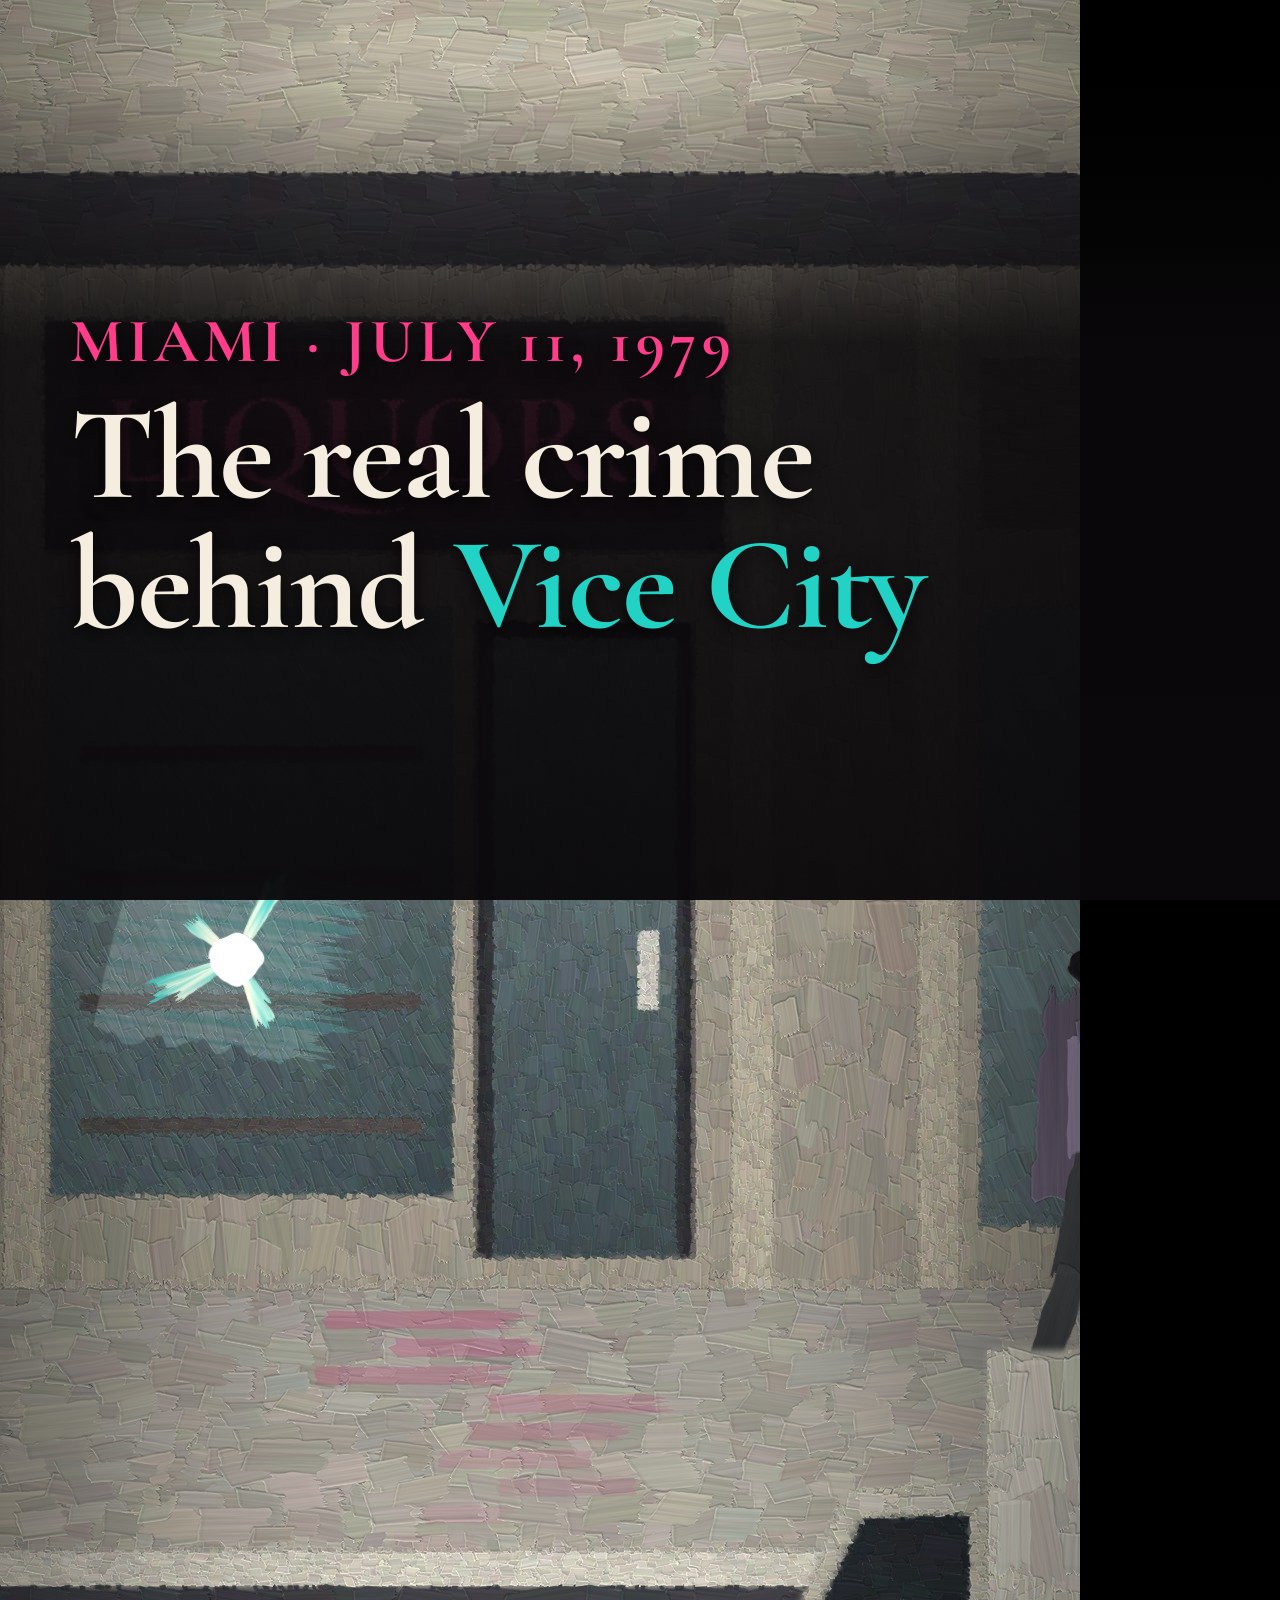
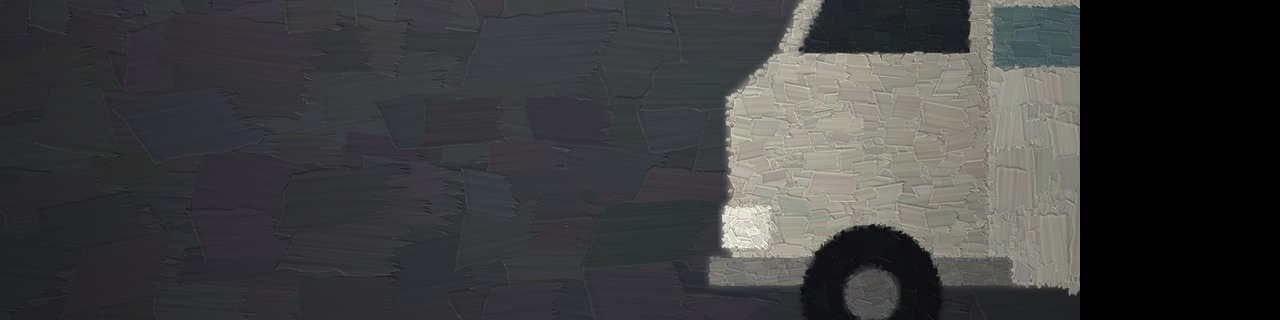
<file: films/dadeland/thumb/index.html>
<!doctype html><html><head><meta charset="utf-8"><link rel="stylesheet" href="../fonts/fonts.css">
<style>
html,body{margin:0;width:1080px;height:1920px;overflow:hidden;background:#000}
#bg{position:absolute;inset:0;width:1080px;height:1920px;object-fit:cover}
#shade{position:absolute;left:0;right:0;bottom:0;height:820px;background:linear-gradient(to bottom,rgba(10,8,10,0),rgba(10,8,10,.88) 32%,rgba(10,8,10,.96))}
#t{position:absolute;left:70px;right:70px;bottom:250px;font-family:'Cormorant Garamond',serif;color:#f4ede0;text-shadow:0 4px 18px rgba(0,0,0,.8)}
.k{font-weight:700;font-size:62px;letter-spacing:.08em;color:#ff3d8b;margin-bottom:12px}
.h{font-weight:700;font-size:132px;line-height:.98;letter-spacing:-.01em}
.h em{font-style:normal;color:#22d3c5}
</style></head><body>
<img id="bg"><div id="shade"></div><div id="t"><div class="k">MIAMI · JULY 11, 1979</div><div class="h" id="h"></div></div>
<script>
const q=new URLSearchParams(location.search), v=q.get('v')||'a';
document.getElementById('bg').src=v+'.png';
document.getElementById('h').innerHTML = v==='a' ? 'The real crime<br>behind <em>Vice City</em>' : 'The real history<br>behind <em>Vice City</em>';
window.DUR=1; window.render=()=>{};
Promise.all([document.fonts.load('700 100px "Cormorant Garamond"'), new Promise(r=>document.getElementById('bg').onload=r)]).then(()=>{window.READY=true});
</script></body></html>
</file>
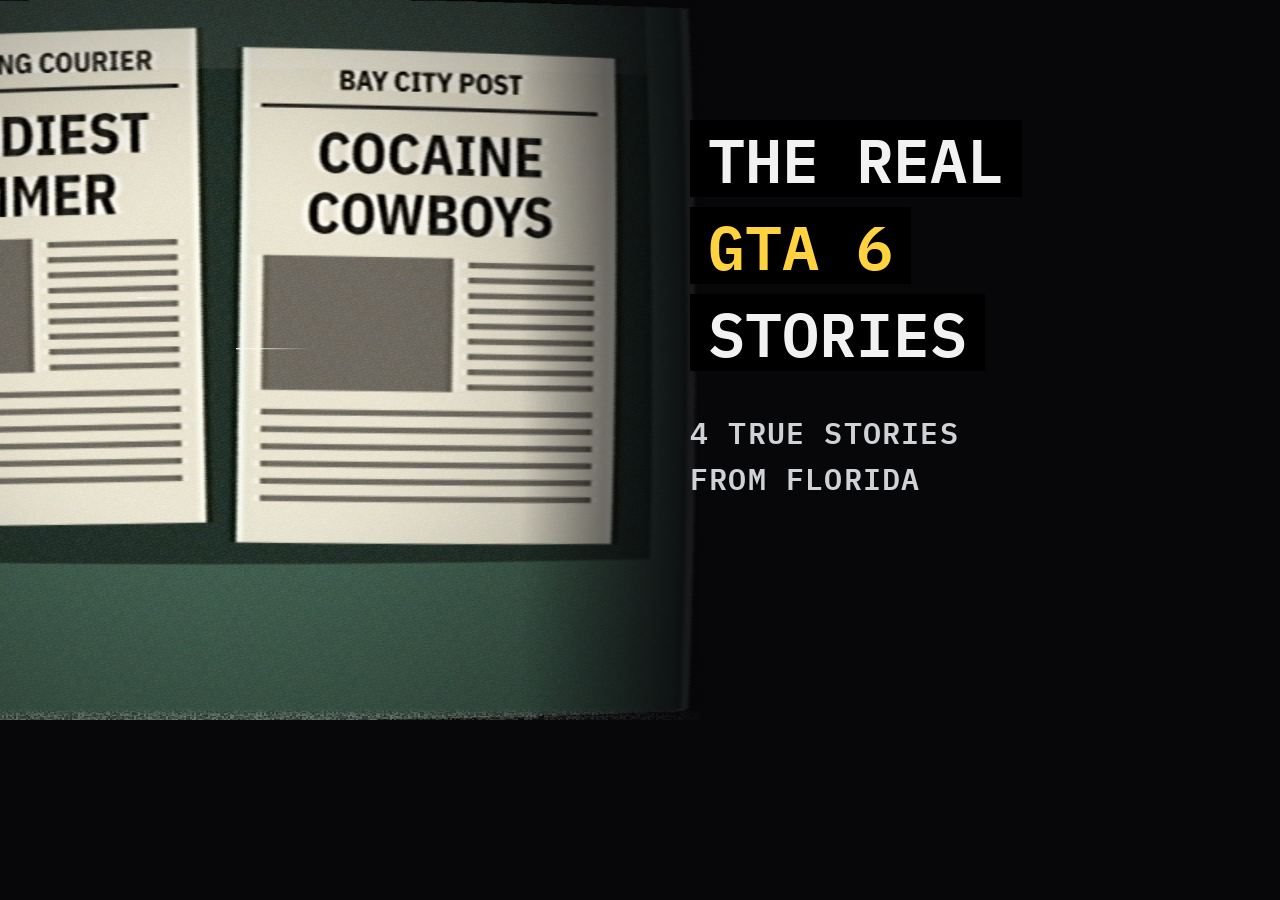
<file: films/real-stories/thumb/index.html>
<!doctype html><html><head><meta charset="utf-8"><link rel="stylesheet" href="../fonts/fonts.css">
<style>
html,body{margin:0;width:1280px;height:720px;overflow:hidden;background:#07070a}
#a{position:absolute;left:0;top:0;width:700px;height:720px;object-fit:cover;object-position:100% 50%}
#fade{position:absolute;left:520px;top:0;width:200px;height:720px;background:linear-gradient(to right,rgba(7,7,10,0),#07070a)}
#t{position:absolute;left:690px;top:120px;right:30px;font-family:'IBM Plex Mono',monospace;font-weight:600}
.r{display:inline-block;background:#000;color:#f2f2f2;padding:6px 18px;margin:0 0 10px;font-size:62px;line-height:1.05}
.r.y{color:#ffd23f}
.s{margin-top:28px;font-size:30px;color:#cfd3d6;letter-spacing:.04em}
#rec{position:absolute;left:40px;top:34px;font-family:'IBM Plex Mono';font-weight:600;font-size:30px;color:#fff;text-shadow:0 0 6px #000}
#rec:before{content:'';display:inline-block;width:22px;height:22px;border-radius:50%;background:#e8261c;margin-right:12px;vertical-align:-2px}
</style></head><body>
<img id="a" src="news.jpg"><div id="fade"></div>
<div id="t"><div class="r">THE REAL</div><br><div class="r y">GTA 6</div><br><div class="r">STORIES</div><div class="s">4 TRUE STORIES<br>FROM FLORIDA</div></div>
<script>window.DUR=1;window.render=()=>{};Promise.all([document.fonts.load('600 60px "IBM Plex Mono"'),new Promise(r=>{const i=document.getElementById('a');i.complete?r():i.onload=r})]).then(()=>window.READY=true)</script>
</body></html>
</file>
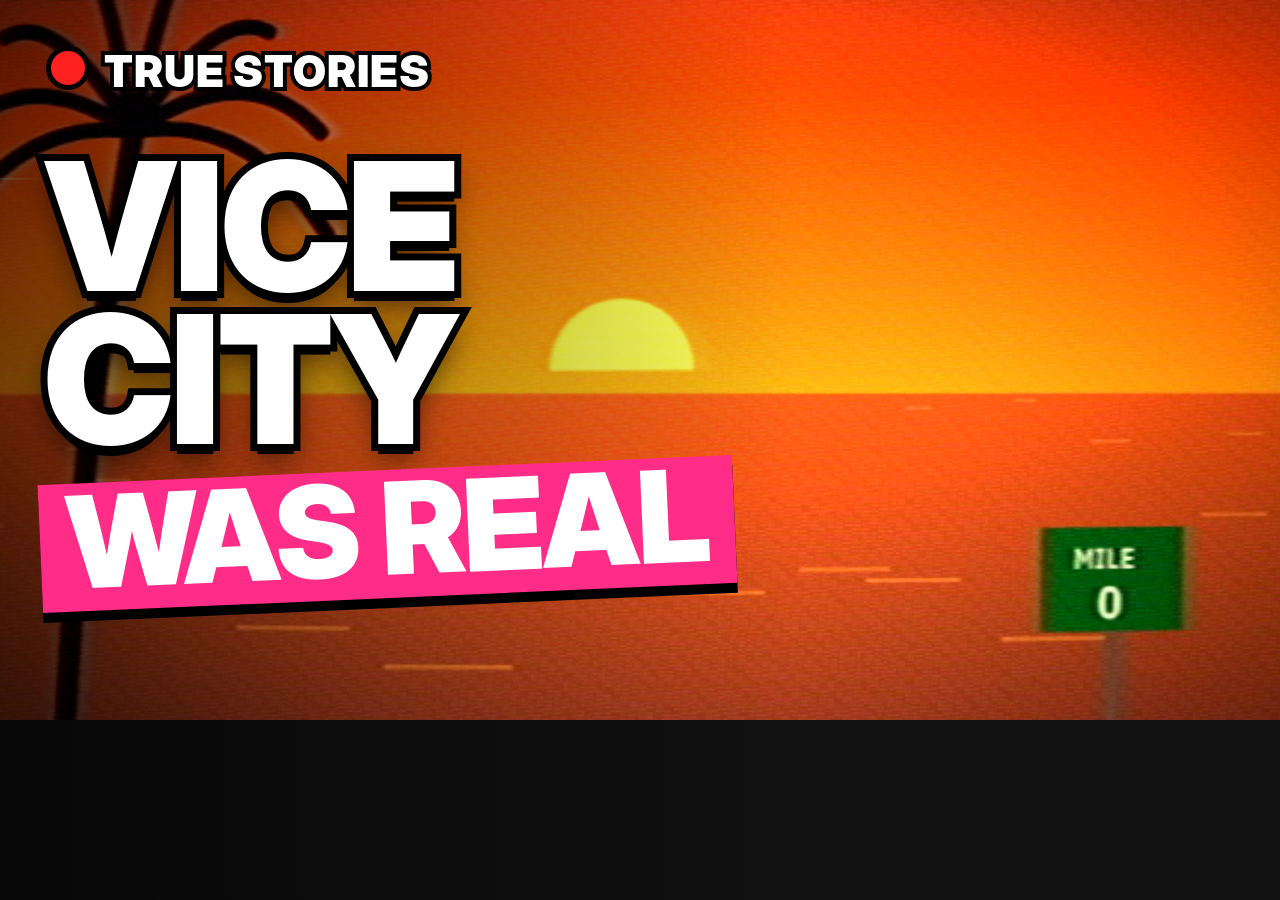
<file: films/real-stories/thumb2/index.html>
<!doctype html><html><head><meta charset="utf-8">
<style>
@font-face{font-family:'InterBlack';src:url('InterDisplay-Black.otf')}
html,body{margin:0;width:1280px;height:720px;overflow:hidden;background:#111}
.bg{position:absolute;overflow:hidden}
.bg img{position:absolute}
.t{position:absolute;font-family:'InterBlack';font-weight:900;line-height:.86;letter-spacing:-.02em;text-transform:uppercase}
.w{color:#fff;-webkit-text-stroke:14px #000;paint-order:stroke fill;text-shadow:0 10px 0 #000,0 14px 30px rgba(0,0,0,.6)}
.box{display:inline-block;padding:4px 26px 14px;transform:rotate(-2.5deg);box-shadow:0 10px 0 #000}
.rec{position:absolute;font-family:'InterBlack';font-size:44px;color:#fff;-webkit-text-stroke:8px #000;paint-order:stroke fill;letter-spacing:.02em}
.rec i{display:inline-block;width:34px;height:34px;border-radius:50%;background:#ff2020;border:5px solid #000;margin-right:14px;vertical-align:-3px}
.ring{position:absolute;border:13px solid #ff1d1d;border-radius:50%;box-shadow:0 0 0 5px #000,inset 0 0 0 5px #000}
</style></head><body>
<div id="A" hidden>
  <div class="bg" style="left:0;top:0;width:1280px;height:720px"><img src="sunset.jpg" style="left:-330px;top:-135px;width:1900px;filter:saturate(1.7) contrast(1.15) brightness(1.06)"></div>
  <div style="position:absolute;inset:0;background:linear-gradient(90deg,rgba(0,0,0,.55),rgba(0,0,0,0) 62%)"></div>
  <div class="t w" style="left:44px;top:150px;font-size:178px">VICE<br>CITY</div>
  <div class="t" style="left:40px;top:470px;font-size:128px"><span class="box" style="background:#ff2d87;color:#fff">WAS REAL</span></div>
  <div class="rec" style="left:46px;top:44px"><i></i>TRUE STORIES</div>
</div>
<div id="B" hidden>
  <div style="position:absolute;inset:0;background:#0d0d10"></div>
  <div class="bg" style="left:0;top:0;width:1280px;height:720px"><img src="van.jpg" style="left:199px;top:-10px;width:1300px;filter:saturate(1.6) contrast(1.2) brightness(1.12)"></div>
  <div style="position:absolute;left:0;top:0;width:740px;height:720px;background:linear-gradient(90deg,#0d0d10 70%,rgba(13,13,16,0))"></div>
  <div style="position:absolute;left:500px;top:20px;width:130px;height:90px;background:radial-gradient(closest-side,#0d0d10 60%,rgba(13,13,16,0))"></div><div style="position:absolute;left:495px;top:615px;width:150px;height:90px;background:radial-gradient(closest-side,#0d0d10 60%,rgba(13,13,16,0))"></div>
  <div class="ring" style="left:695px;top:118px;width:568px;height:240px;transform:rotate(-4deg)"></div>
  <div class="t w" style="left:40px;top:120px;font-size:150px">VICE<br>CITY</div>
  <div class="t" style="left:34px;top:396px;font-size:112px"><span class="box" style="background:#ffd400;color:#000">WAS</span></div>
  <div class="t" style="left:34px;top:530px;font-size:112px"><span class="box" style="background:#ffd400;color:#000;transform:rotate(2deg)">REAL</span></div>
  <div class="rec" style="left:600px;top:600px;font-size:46px"><i></i>MIAMI, JULY 1979</div>
</div>
<script>
const v=(new URLSearchParams(location.search).get('v')||'A').toUpperCase(); document.getElementById(v).hidden=false;
window.DUR=1;window.render=()=>{};
Promise.all([document.fonts.load('900 100px InterBlack'),...[...document.images].map(i=>i.complete?1:new Promise(r=>i.onload=r))]).then(()=>window.READY=true);
</script>
</body></html>
</file>
<file: films/dadeland/fonts/fonts.css>
@font-face{font-family:'Cormorant Garamond';font-style:normal;font-weight:300 700;src:url(CormorantGaramond.woff2) format('woff2');}
@font-face{font-family:'Cormorant Garamond';font-style:italic;font-weight:300 700;src:url(CormorantGaramond-Italic.woff2) format('woff2');}
</file>
<file: films/real-stories/fonts/fonts.css>
@font-face{font-family:'IBM Plex Mono';font-weight:600;src:url(PlexMono-600.woff2) format('woff2');}
@font-face{font-family:'Plex Cond';font-weight:400;src:url(PlexCond-400.woff2) format('woff2');}
@font-face{font-family:'Plex Cond';font-weight:700;src:url(PlexCond-700.woff2) format('woff2');}
</file>
